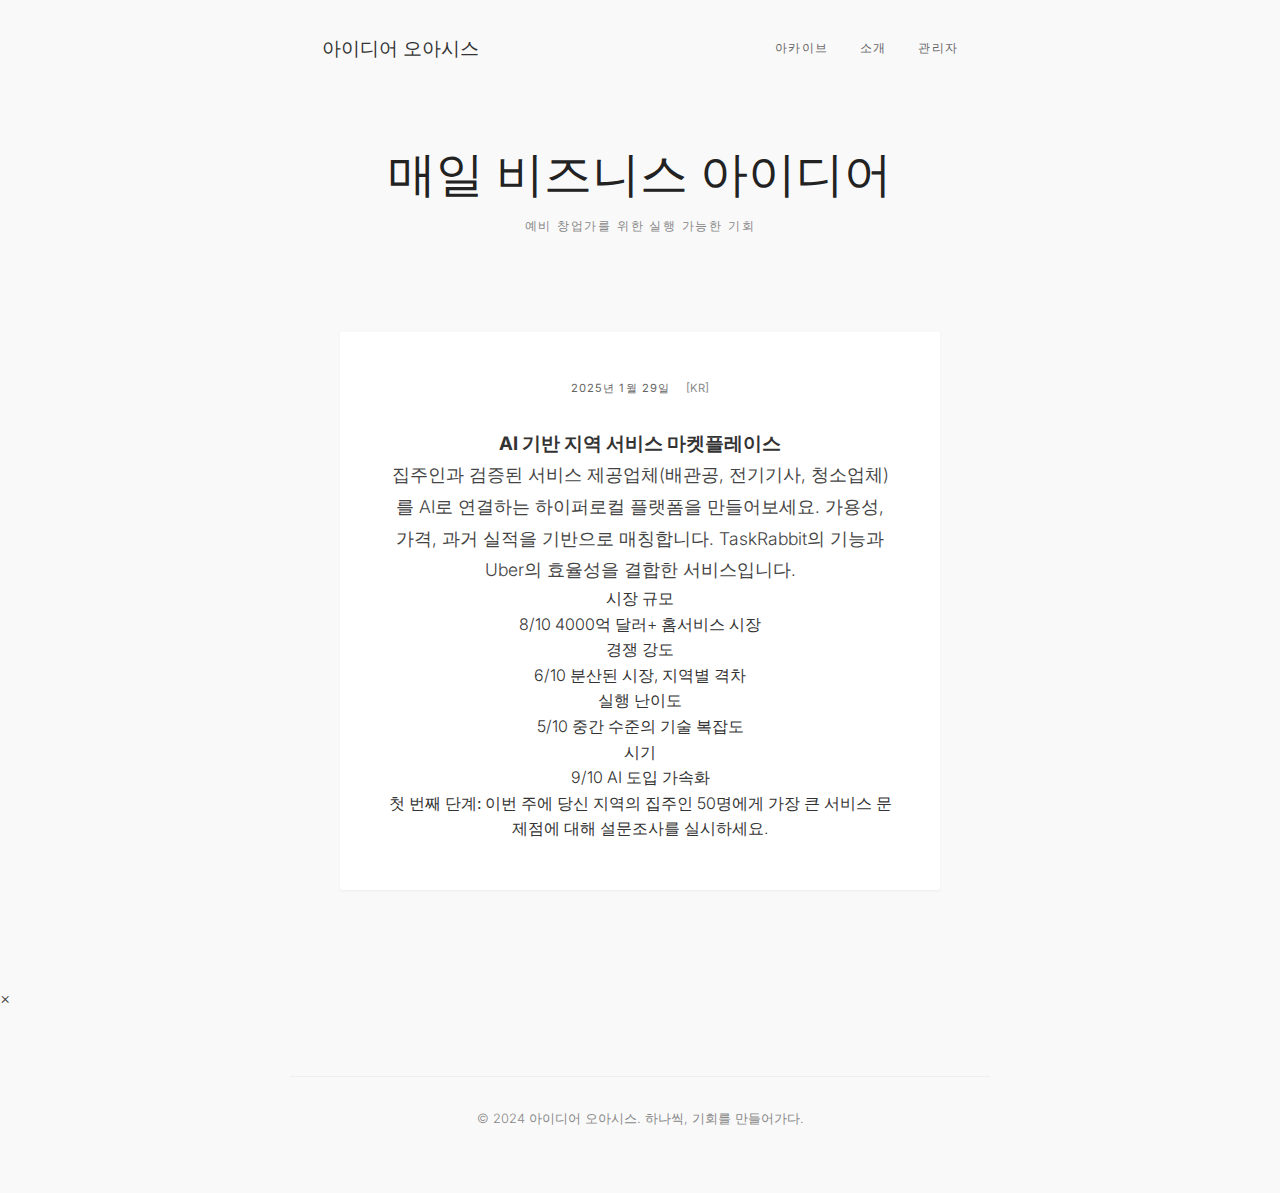
<file: index.html>
<!DOCTYPE html>
<html lang="ko">
<head>
    <meta charset="UTF-8">
    <meta name="viewport" content="width=device-width, initial-scale=1.0">
    <title>아이디어 오아시스</title>
    <link rel="preconnect" href="https://fonts.googleapis.com">
    <link rel="preconnect" href="https://fonts.gstatic.com" crossorigin>
    <link href="https://fonts.googleapis.com/css2?family=Playfair+Display:wght@400;700&family=Inter:wght@300;400&family=Noto+Sans+KR:wght@300;400;500;700&display=swap" rel="stylesheet">
    <link rel="stylesheet" href="style.css">
</head>
<body>
    <header class="header">
        <nav class="nav">
            <a href="/" class="site-name">아이디어 오아시스</a>
            <div class="nav-links">
                <a href="/archive" class="nav-link">아카이브</a>
                <a href="/about" class="nav-link">소개</a>
                <a href="/admin" class="nav-link">관리자</a>
            </div>
        </nav>
    </header>

    <main class="main">
        <section class="hero">
            <h1 class="title">매일 비즈니스 아이디어</h1>
            <p class="subtitle">예비 창업가를 위한 실행 가능한 기회</p>
        </section>

        <section class="idea-card">
            <div class="card">
                <div class="meta">
                    <span class="date">2025년 1월 29일</span>
                    <span class="country">[KR]</span>
                </div>
                <h3 class="idea-title">AI 기반 지역 서비스 마켓플레이스</h3>
                <p class="idea-text">
                    집주인과 검증된 서비스 제공업체(배관공, 전기기사, 청소업체)를 AI로 연결하는 하이퍼로컬 플랫폼을 만들어보세요. 가용성, 가격, 과거 실적을 기반으로 매칭합니다. TaskRabbit의 기능과 Uber의 효율성을 결합한 서비스입니다.
                </p>
                
                <div class="metrics">
                    <div class="metric" data-metric="market">
                        <span class="metric-label">시장 규모</span>
                        <div class="metric-value">
                            <span class="score high">8/10</span>
                            <span class="description">4000억 달러+ 홈서비스 시장</span>
                        </div>
                    </div>
                    <div class="metric" data-metric="competition">
                        <span class="metric-label">경쟁 강도</span>
                        <div class="metric-value">
                            <span class="score medium">6/10</span>
                            <span class="description">분산된 시장, 지역별 격차</span>
                        </div>
                    </div>
                    <div class="metric" data-metric="execution">
                        <span class="metric-label">실행 난이도</span>
                        <div class="metric-value">
                            <span class="score medium">5/10</span>
                            <span class="description">중간 수준의 기술 복잡도</span>
                        </div>
                    </div>
                    <div class="metric" data-metric="timing">
                        <span class="metric-label">시기</span>
                        <div class="metric-value">
                            <span class="score high">9/10</span>
                            <span class="description">AI 도입 가속화</span>
                        </div>
                    </div>
                </div>
                
                <div class="action-note">
                    <strong>첫 번째 단계:</strong> 이번 주에 당신 지역의 집주인 50명에게 가장 큰 서비스 문제점에 대해 설문조사를 실시하세요.
                </div>
            </div>
        </section>
    </main>

    <!-- Metric Detail Modal -->
    <div id="metric-modal" class="modal">
        <div class="modal-content">
            <span class="close">&times;</span>
            <h3 id="modal-title"></h3>
            <div id="modal-body"></div>
        </div>
    </div>

    <footer class="footer">
        <p>&copy; 2024 아이디어 오아시스. 하나씩, 기회를 만들어가다.</p>
    </footer>
    
    <script src="script.js"></script>
</body>
</html>
</file>
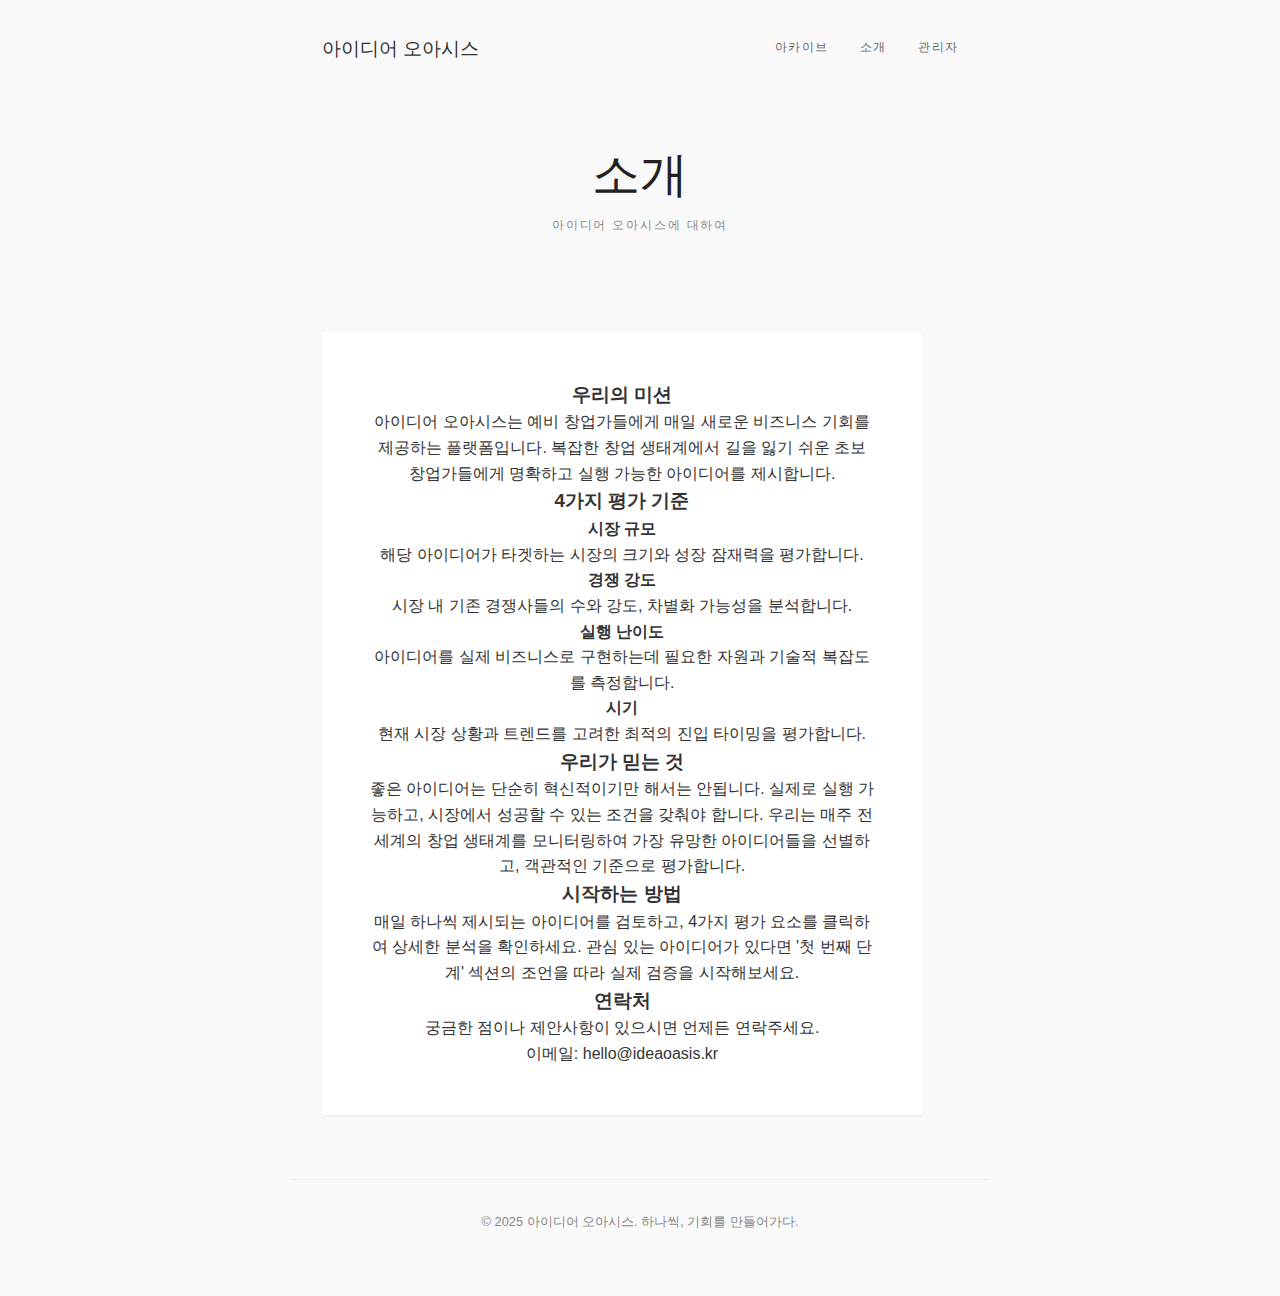
<file: about.html>
<!DOCTYPE html>
<html lang="ko">
<head>
    <meta charset="UTF-8">
    <meta name="viewport" content="width=device-width, initial-scale=1.0">
    <title>소개 - 아이디어 오아시스</title>
    <link rel="preconnect" href="https://fonts.googleapis.com">
    <link rel="preconnect" href="https://fonts.gstatic.com" crossorigin>
    <link href="https://fonts.googleapis.com/css2?family=Playfair+Display:wght@400;700&family=Noto+Sans+KR:wght@300;400;500;700&display=swap" rel="stylesheet">
    <link rel="stylesheet" href="style.css">
</head>
<body>
    <header class="header">
        <nav class="nav">
            <a href="/" class="site-name">아이디어 오아시스</a>
            <div class="nav-links">
                <a href="/archive" class="nav-link">아카이브</a>
                <a href="/about" class="nav-link">소개</a>
                <a href="/admin" class="nav-link">관리자</a>
            </div>
        </nav>
    </header>

    <main class="main">
        <section class="hero">
            <h1 class="title">소개</h1>
            <p class="subtitle">아이디어 오아시스에 대하여</p>
        </section>

        <section class="about-content">
            <div class="card">
                <h3 class="section-title">우리의 미션</h3>
                <p class="about-text">
                    아이디어 오아시스는 예비 창업가들에게 매일 새로운 비즈니스 기회를 제공하는 플랫폼입니다. 
                    복잡한 창업 생태계에서 길을 잃기 쉬운 초보 창업가들에게 명확하고 실행 가능한 
                    아이디어를 제시합니다.
                </p>

                <h3 class="section-title">4가지 평가 기준</h3>
                <div class="criteria-grid">
                    <div class="criteria-item">
                        <h4>시장 규모</h4>
                        <p>해당 아이디어가 타겟하는 시장의 크기와 성장 잠재력을 평가합니다.</p>
                    </div>
                    <div class="criteria-item">
                        <h4>경쟁 강도</h4>
                        <p>시장 내 기존 경쟁사들의 수와 강도, 차별화 가능성을 분석합니다.</p>
                    </div>
                    <div class="criteria-item">
                        <h4>실행 난이도</h4>
                        <p>아이디어를 실제 비즈니스로 구현하는데 필요한 자원과 기술적 복잡도를 측정합니다.</p>
                    </div>
                    <div class="criteria-item">
                        <h4>시기</h4>
                        <p>현재 시장 상황과 트렌드를 고려한 최적의 진입 타이밍을 평가합니다.</p>
                    </div>
                </div>

                <h3 class="section-title">우리가 믿는 것</h3>
                <p class="about-text">
                    좋은 아이디어는 단순히 혁신적이기만 해서는 안됩니다. 실제로 실행 가능하고, 
                    시장에서 성공할 수 있는 조건을 갖춰야 합니다. 우리는 매주 전 세계의 
                    창업 생태계를 모니터링하여 가장 유망한 아이디어들을 선별하고, 
                    객관적인 기준으로 평가합니다.
                </p>

                <h3 class="section-title">시작하는 방법</h3>
                <p class="about-text">
                    매일 하나씩 제시되는 아이디어를 검토하고, 4가지 평가 요소를 클릭하여 
                    상세한 분석을 확인하세요. 관심 있는 아이디어가 있다면 '첫 번째 단계' 
                    섹션의 조언을 따라 실제 검증을 시작해보세요.
                </p>

                <div class="contact-info">
                    <h3 class="section-title">연락처</h3>
                    <p>궁금한 점이나 제안사항이 있으시면 언제든 연락주세요.</p>
                    <p><strong>이메일:</strong> hello@ideaoasis.kr</p>
                </div>
            </div>
        </section>
    </main>

    <footer class="footer">
        <p>&copy; 2025 아이디어 오아시스. 하나씩, 기회를 만들어가다.</p>
    </footer>
</body>
</html>
</file>
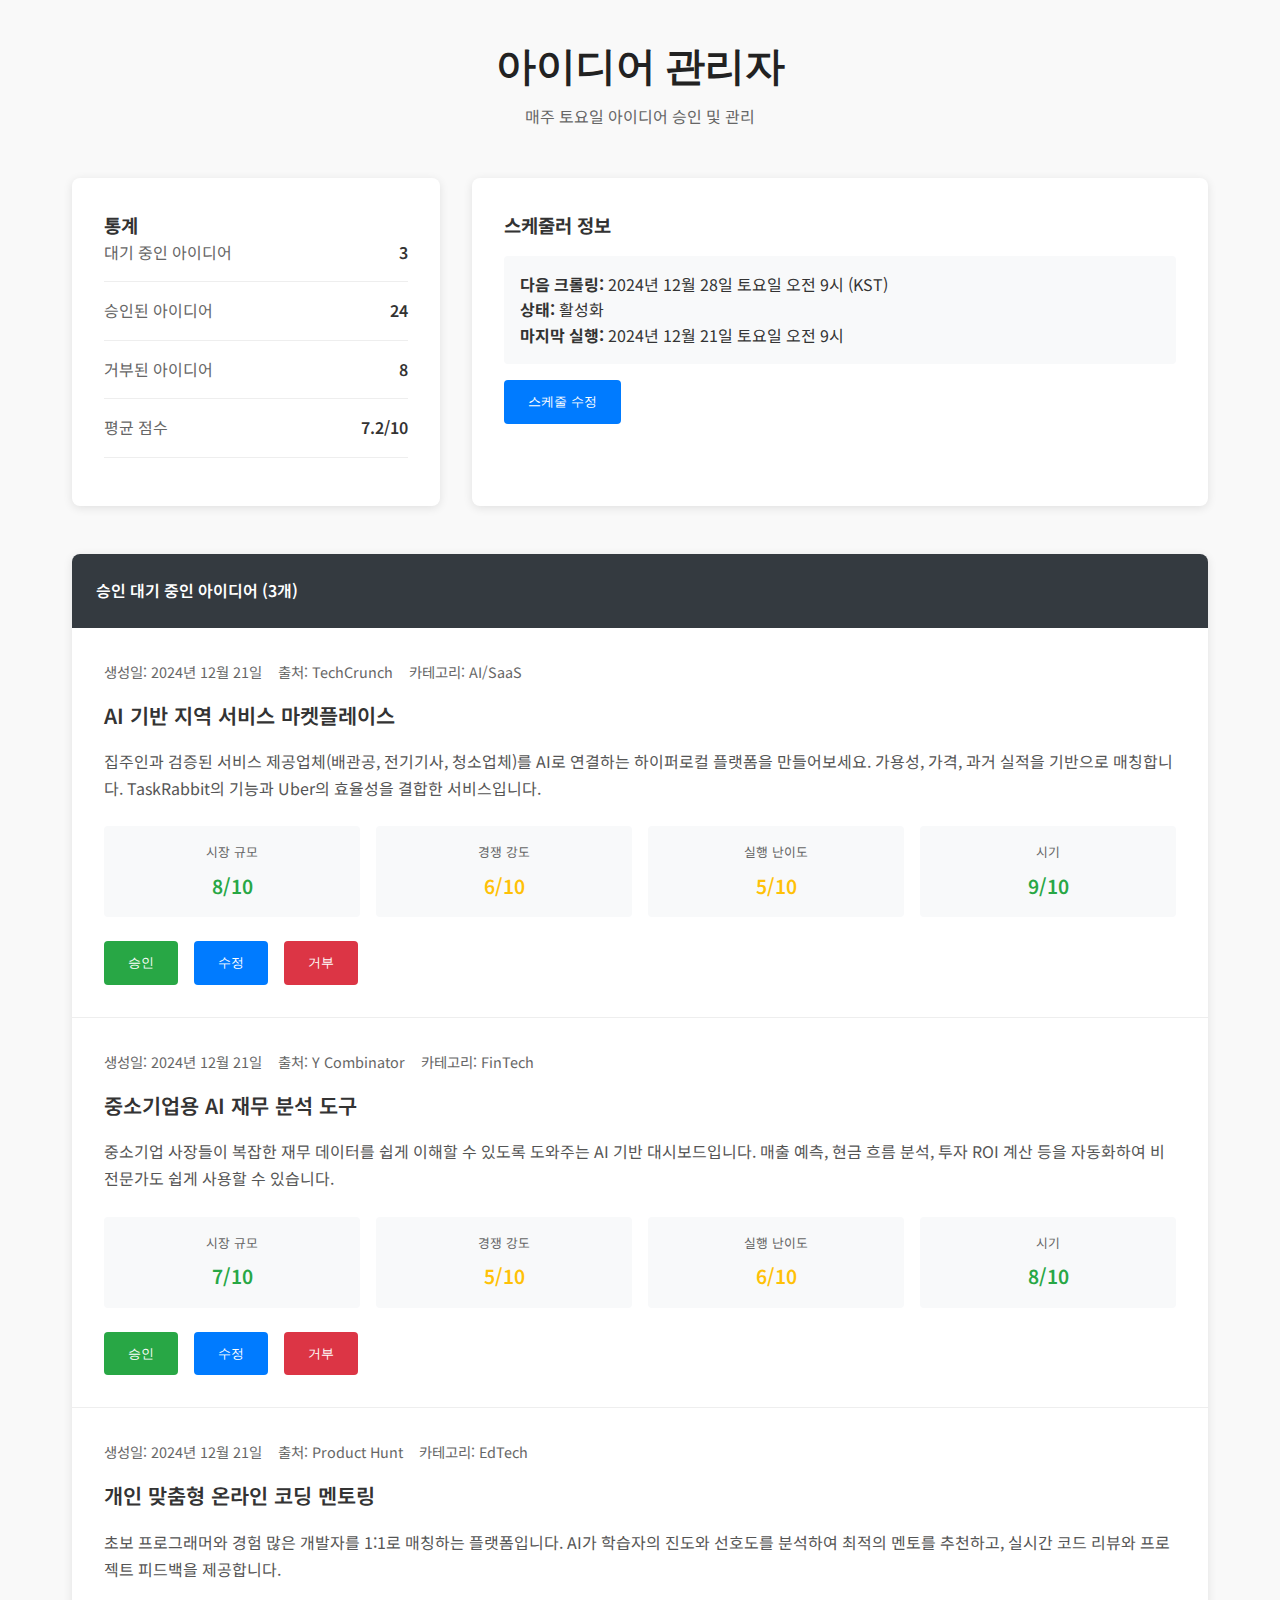
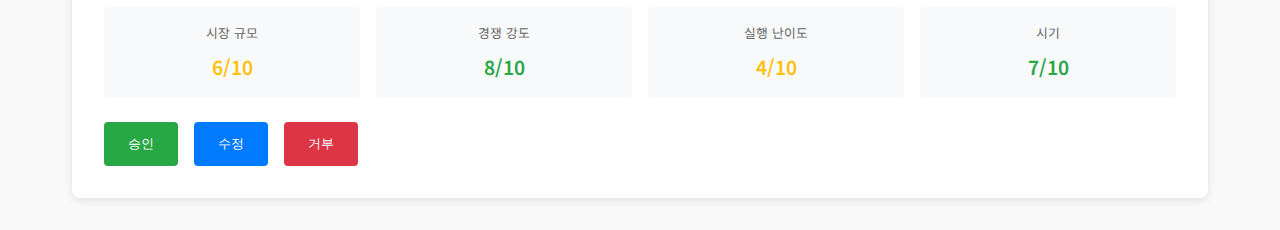
<file: admin.html>
<!DOCTYPE html>
<html lang="ko">
<head>
    <meta charset="UTF-8">
    <meta name="viewport" content="width=device-width, initial-scale=1.0">
    <title>관리자 - 아이디어 오아시스</title>
    <link rel="preconnect" href="https://fonts.googleapis.com">
    <link rel="preconnect" href="https://fonts.gstatic.com" crossorigin>
    <link href="https://fonts.googleapis.com/css2?family=Playfair+Display:wght@400;700&family=Noto+Sans+KR:wght@300;400;500;700&display=swap" rel="stylesheet">
    <style>
        * {
            margin: 0;
            padding: 0;
            box-sizing: border-box;
        }
        
        body {
            font-family: 'Noto Sans KR', sans-serif;
            background-color: #f9f9f9;
            color: #333;
            line-height: 1.6;
        }
        
        .container {
            max-width: 1200px;
            margin: 0 auto;
            padding: 2rem;
        }
        
        .header {
            text-align: center;
            margin-bottom: 3rem;
        }
        
        .title {
            font-family: 'Playfair Display', serif;
            font-size: 2.5rem;
            margin-bottom: 0.5rem;
            color: #222;
        }
        
        .subtitle {
            color: #666;
            font-size: 1rem;
        }
        
        .dashboard {
            display: grid;
            grid-template-columns: 1fr 2fr;
            gap: 2rem;
            margin-bottom: 3rem;
        }
        
        .stats-panel {
            background: white;
            padding: 2rem;
            border-radius: 8px;
            box-shadow: 0 2px 10px rgba(0,0,0,0.1);
        }
        
        .stat-item {
            display: flex;
            justify-content: space-between;
            margin-bottom: 1rem;
            padding-bottom: 1rem;
            border-bottom: 1px solid #eee;
        }
        
        .stat-label {
            color: #666;
        }
        
        .stat-value {
            font-weight: 600;
            color: #333;
        }
        
        .scheduler-panel {
            background: white;
            padding: 2rem;
            border-radius: 8px;
            box-shadow: 0 2px 10px rgba(0,0,0,0.1);
        }
        
        .scheduler-panel h3 {
            margin-bottom: 1rem;
            color: #333;
        }
        
        .schedule-info {
            background: #f8f9fa;
            padding: 1rem;
            border-radius: 4px;
            margin-bottom: 1rem;
        }
        
        .pending-ideas {
            background: white;
            border-radius: 8px;
            box-shadow: 0 2px 10px rgba(0,0,0,0.1);
            overflow: hidden;
        }
        
        .pending-header {
            background: #343a40;
            color: white;
            padding: 1.5rem;
            font-weight: 600;
        }
        
        .idea-item {
            padding: 2rem;
            border-bottom: 1px solid #eee;
        }
        
        .idea-item:last-child {
            border-bottom: none;
        }
        
        .idea-meta {
            display: flex;
            gap: 1rem;
            margin-bottom: 1rem;
            font-size: 0.9rem;
            color: #666;
        }
        
        .idea-title {
            font-size: 1.3rem;
            font-weight: 600;
            margin-bottom: 1rem;
            color: #333;
        }
        
        .idea-description {
            margin-bottom: 1.5rem;
            color: #555;
            line-height: 1.7;
        }
        
        .metrics-grid {
            display: grid;
            grid-template-columns: repeat(4, 1fr);
            gap: 1rem;
            margin-bottom: 1.5rem;
        }
        
        .metric-box {
            text-align: center;
            padding: 1rem;
            background: #f8f9fa;
            border-radius: 4px;
        }
        
        .metric-box .label {
            font-size: 0.8rem;
            color: #666;
            margin-bottom: 0.5rem;
        }
        
        .metric-box .score {
            font-size: 1.2rem;
            font-weight: 600;
        }
        
        .score.high { color: #28a745; }
        .score.medium { color: #ffc107; }
        .score.low { color: #dc3545; }
        
        .actions {
            display: flex;
            gap: 1rem;
        }
        
        .btn {
            padding: 0.8rem 1.5rem;
            border: none;
            border-radius: 4px;
            cursor: pointer;
            font-weight: 500;
            transition: all 0.2s;
        }
        
        .btn-approve {
            background: #28a745;
            color: white;
        }
        
        .btn-approve:hover {
            background: #218838;
        }
        
        .btn-reject {
            background: #dc3545;
            color: white;
        }
        
        .btn-reject:hover {
            background: #c82333;
        }
        
        .btn-edit {
            background: #007bff;
            color: white;
        }
        
        .btn-edit:hover {
            background: #0056b3;
        }
        
        @media (max-width: 768px) {
            .dashboard {
                grid-template-columns: 1fr;
            }
            
            .metrics-grid {
                grid-template-columns: repeat(2, 1fr);
            }
            
            .actions {
                flex-direction: column;
            }
        }
    </style>
</head>
<body>
    <div class="container">
        <div class="header">
            <h1 class="title">아이디어 관리자</h1>
            <p class="subtitle">매주 토요일 아이디어 승인 및 관리</p>
        </div>
        
        <div class="dashboard">
            <div class="stats-panel">
                <h3>통계</h3>
                <div class="stat-item">
                    <span class="stat-label">대기 중인 아이디어</span>
                    <span class="stat-value">3</span>
                </div>
                <div class="stat-item">
                    <span class="stat-label">승인된 아이디어</span>
                    <span class="stat-value">24</span>
                </div>
                <div class="stat-item">
                    <span class="stat-label">거부된 아이디어</span>
                    <span class="stat-value">8</span>
                </div>
                <div class="stat-item">
                    <span class="stat-label">평균 점수</span>
                    <span class="stat-value">7.2/10</span>
                </div>
            </div>
            
            <div class="scheduler-panel">
                <h3>스케줄러 정보</h3>
                <div class="schedule-info">
                    <strong>다음 크롤링:</strong> 2024년 12월 28일 토요일 오전 9시 (KST)<br>
                    <strong>상태:</strong> 활성화<br>
                    <strong>마지막 실행:</strong> 2024년 12월 21일 토요일 오전 9시
                </div>
                <button class="btn btn-edit">스케줄 수정</button>
            </div>
        </div>
        
        <div class="pending-ideas">
            <div class="pending-header">
                승인 대기 중인 아이디어 (3개)
            </div>
            
            <div class="idea-item">
                <div class="idea-meta">
                    <span>생성일: 2024년 12월 21일</span>
                    <span>출처: TechCrunch</span>
                    <span>카테고리: AI/SaaS</span>
                </div>
                <div class="idea-title">AI 기반 지역 서비스 마켓플레이스</div>
                <div class="idea-description">
                    집주인과 검증된 서비스 제공업체(배관공, 전기기사, 청소업체)를 AI로 연결하는 하이퍼로컬 플랫폼을 만들어보세요. 가용성, 가격, 과거 실적을 기반으로 매칭합니다. TaskRabbit의 기능과 Uber의 효율성을 결합한 서비스입니다.
                </div>
                <div class="metrics-grid">
                    <div class="metric-box">
                        <div class="label">시장 규모</div>
                        <div class="score high">8/10</div>
                    </div>
                    <div class="metric-box">
                        <div class="label">경쟁 강도</div>
                        <div class="score medium">6/10</div>
                    </div>
                    <div class="metric-box">
                        <div class="label">실행 난이도</div>
                        <div class="score medium">5/10</div>
                    </div>
                    <div class="metric-box">
                        <div class="label">시기</div>
                        <div class="score high">9/10</div>
                    </div>
                </div>
                <div class="actions">
                    <button class="btn btn-approve">승인</button>
                    <button class="btn btn-edit">수정</button>
                    <button class="btn btn-reject">거부</button>
                </div>
            </div>
            
            <div class="idea-item">
                <div class="idea-meta">
                    <span>생성일: 2024년 12월 21일</span>
                    <span>출처: Y Combinator</span>
                    <span>카테고리: FinTech</span>
                </div>
                <div class="idea-title">중소기업용 AI 재무 분석 도구</div>
                <div class="idea-description">
                    중소기업 사장들이 복잡한 재무 데이터를 쉽게 이해할 수 있도록 도와주는 AI 기반 대시보드입니다. 매출 예측, 현금 흐름 분석, 투자 ROI 계산 등을 자동화하여 비전문가도 쉽게 사용할 수 있습니다.
                </div>
                <div class="metrics-grid">
                    <div class="metric-box">
                        <div class="label">시장 규모</div>
                        <div class="score high">7/10</div>
                    </div>
                    <div class="metric-box">
                        <div class="label">경쟁 강도</div>
                        <div class="score medium">5/10</div>
                    </div>
                    <div class="metric-box">
                        <div class="label">실행 난이도</div>
                        <div class="score medium">6/10</div>
                    </div>
                    <div class="metric-box">
                        <div class="label">시기</div>
                        <div class="score high">8/10</div>
                    </div>
                </div>
                <div class="actions">
                    <button class="btn btn-approve">승인</button>
                    <button class="btn btn-edit">수정</button>
                    <button class="btn btn-reject">거부</button>
                </div>
            </div>
            
            <div class="idea-item">
                <div class="idea-meta">
                    <span>생성일: 2024년 12월 21일</span>
                    <span>출처: Product Hunt</span>
                    <span>카테고리: EdTech</span>
                </div>
                <div class="idea-title">개인 맞춤형 온라인 코딩 멘토링</div>
                <div class="idea-description">
                    초보 프로그래머와 경험 많은 개발자를 1:1로 매칭하는 플랫폼입니다. AI가 학습자의 진도와 선호도를 분석하여 최적의 멘토를 추천하고, 실시간 코드 리뷰와 프로젝트 피드백을 제공합니다.
                </div>
                <div class="metrics-grid">
                    <div class="metric-box">
                        <div class="label">시장 규모</div>
                        <div class="score medium">6/10</div>
                    </div>
                    <div class="metric-box">
                        <div class="label">경쟁 강도</div>
                        <div class="score high">8/10</div>
                    </div>
                    <div class="metric-box">
                        <div class="label">실행 난이도</div>
                        <div class="score medium">4/10</div>
                    </div>
                    <div class="metric-box">
                        <div class="label">시기</div>
                        <div class="score high">7/10</div>
                    </div>
                </div>
                <div class="actions">
                    <button class="btn btn-approve">승인</button>
                    <button class="btn btn-edit">수정</button>
                    <button class="btn btn-reject">거부</button>
                </div>
            </div>
        </div>
    </div>
    
    <script>
        // Add event listeners for admin actions
        document.addEventListener('DOMContentLoaded', function() {
            const approveButtons = document.querySelectorAll('.btn-approve');
            const rejectButtons = document.querySelectorAll('.btn-reject');
            const editButtons = document.querySelectorAll('.btn-edit');
            
            approveButtons.forEach(btn => {
                btn.addEventListener('click', function() {
                    const ideaItem = this.closest('.idea-item');
                    const title = ideaItem.querySelector('.idea-title').textContent;
                    if (confirm(`"${title}"을(를) 승인하시겠습니까?`)) {
                        // Here you would make an API call to approve the idea
                        alert('아이디어가 승인되었습니다.');
                        ideaItem.style.display = 'none';
                    }
                });
            });
            
            rejectButtons.forEach(btn => {
                btn.addEventListener('click', function() {
                    const ideaItem = this.closest('.idea-item');
                    const title = ideaItem.querySelector('.idea-title').textContent;
                    if (confirm(`"${title}"을(를) 거부하시겠습니까?`)) {
                        // Here you would make an API call to reject the idea
                        alert('아이디어가 거부되었습니다.');
                        ideaItem.style.display = 'none';
                    }
                });
            });
            
            editButtons.forEach(btn => {
                btn.addEventListener('click', function() {
                    alert('편집 기능은 곧 추가될 예정입니다.');
                });
            });
        });
    </script>
</body>
</html>
</file>
<file: style.css>
/* Reset and base styles */
* {
    margin: 0;
    padding: 0;
    box-sizing: border-box;
}

body {
    font-family: 'Inter', -apple-system, BlinkMacSystemFont, sans-serif;
    background-color: #f9f9f9;
    color: #333;
    line-height: 1.6;
    font-weight: 300;
}

/* Layout container */
.header,
.main,
.footer {
    max-width: 700px;
    margin: 0 auto;
    padding: 0 2rem;
}

/* Header and navigation */
.header {
    padding-top: 2rem;
    padding-bottom: 1rem;
}

.nav {
    display: flex;
    justify-content: space-between;
    align-items: center;
}

.site-name {
    font-family: 'Playfair Display', serif;
    font-size: 1.2rem;
    color: #333;
    text-decoration: none;
    font-weight: 400;
}

.nav-links {
    display: flex;
    gap: 2rem;
}

.nav-link {
    font-size: 0.75rem;
    letter-spacing: 0.1em;
    text-transform: uppercase;
    color: #666;
    text-decoration: none;
    font-weight: 400;
}

.nav-link:hover {
    color: #333;
}

/* Hero section */
.hero {
    text-align: center;
    margin: 4rem 0 6rem 0;
}

.title {
    font-family: 'Playfair Display', serif;
    font-size: 3rem;
    font-weight: 400;
    color: #222;
    margin-bottom: 1rem;
    line-height: 1.2;
}

.subtitle {
    font-size: 0.75rem;
    letter-spacing: 0.15em;
    text-transform: uppercase;
    color: #888;
    font-weight: 400;
}

/* Idea card */
.idea-card {
    display: flex;
    justify-content: center;
    margin-bottom: 6rem;
}

.card {
    background: white;
    padding: 3rem;
    box-shadow: 0 1px 3px rgba(0, 0, 0, 0.05);
    border-radius: 2px;
    max-width: 600px;
    text-align: center;
}

.meta {
    margin-bottom: 2rem;
    display: flex;
    justify-content: center;
    gap: 1rem;
    align-items: center;
}

.date {
    font-size: 0.7rem;
    letter-spacing: 0.1em;
    text-transform: uppercase;
    color: #666;
    font-weight: 400;
}

.country {
    font-size: 0.7rem;
    color: #888;
    font-weight: 400;
}

.idea-text {
    font-size: 1.1rem;
    line-height: 1.8;
    color: #444;
    font-weight: 300;
}

/* Footer */
.footer {
    text-align: center;
    padding: 2rem 0 4rem 0;
    border-top: 1px solid #eee;
    margin-top: 4rem;
}

.footer p {
    font-size: 0.8rem;
    color: #888;
    font-weight: 300;
}

/* Mobile responsive */
@media (max-width: 768px) {
    .header,
    .main,
    .footer {
        padding: 0 1.5rem;
    }
    
    .title {
        font-size: 2.2rem;
    }
    
    .card {
        padding: 2rem 1.5rem;
    }
    
    .nav-links {
        gap: 1.5rem;
    }
    
    .meta {
        flex-direction: column;
        gap: 0.5rem;
    }
}
</file>
